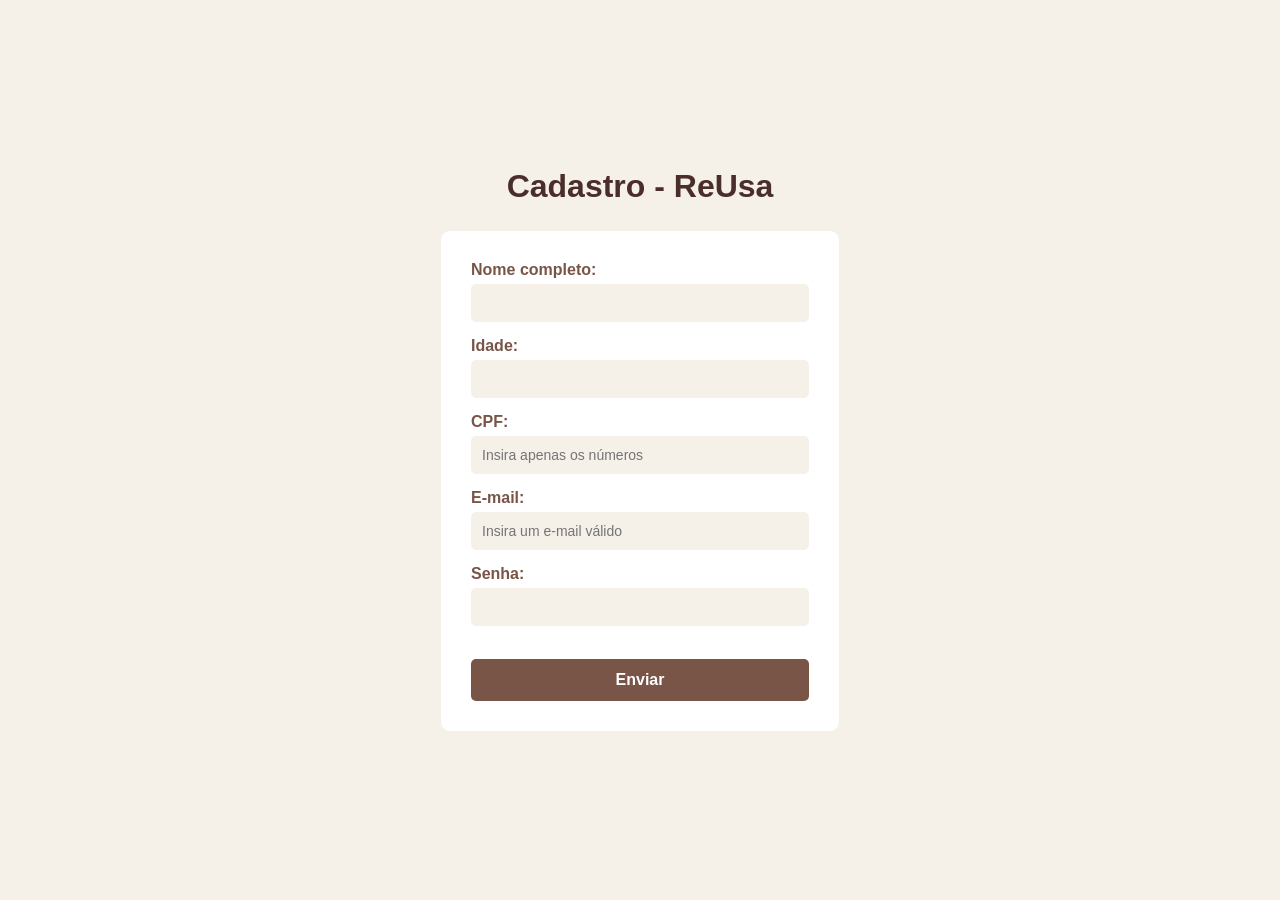
<file: index.html>
<!doctype html>
<html lang="pt-br">
  <head>
    <meta charset="UTF-8" />
    <meta name="viewport" content="width=device-width, initial-scale=1.0" />
    <title>Cadastro - ReUsa</title>
    <link rel="stylesheet" href="style.css" />
  </head>

  <body>
    <h1 class="titulo">Cadastro - ReUsa</h1>

    <form action="login.html" method="get">
      <label class="rotulo" for="nome">Nome completo:</label><br />
      <input class="campo" type="text" id="nome" name="nome" required /><br />

      <label class="rotulo" for="idade">Idade:</label><br />
      <input
        class="campo"
        type="number"
        id="idade"
        name="idade"
        min="16"
        required
      /><br />

      <label class="rotulo" for="cpf">CPF:</label><br />
      <input
        class="campo"
        type="number"
        id="cpf"
        name="cpf"
        placeholder="Insira apenas os números"
        required
      /><br />

      <label class="rotulo" for="email">E-mail:</label><br />
      <input
        class="campo"
        type="email"
        id="email"
        name="email"
        placeholder="Insira um e-mail válido"
        required
      /><br />

      <label class="rotulo" for="senha">Senha:</label><br />
      <input
        class="campo"
        type="password"
        id="senha"
        name="senha"
        required
      /><br />

      <br />
      <input type="submit" value="Enviar" />
    </form>
  </body>
</html>
</file>
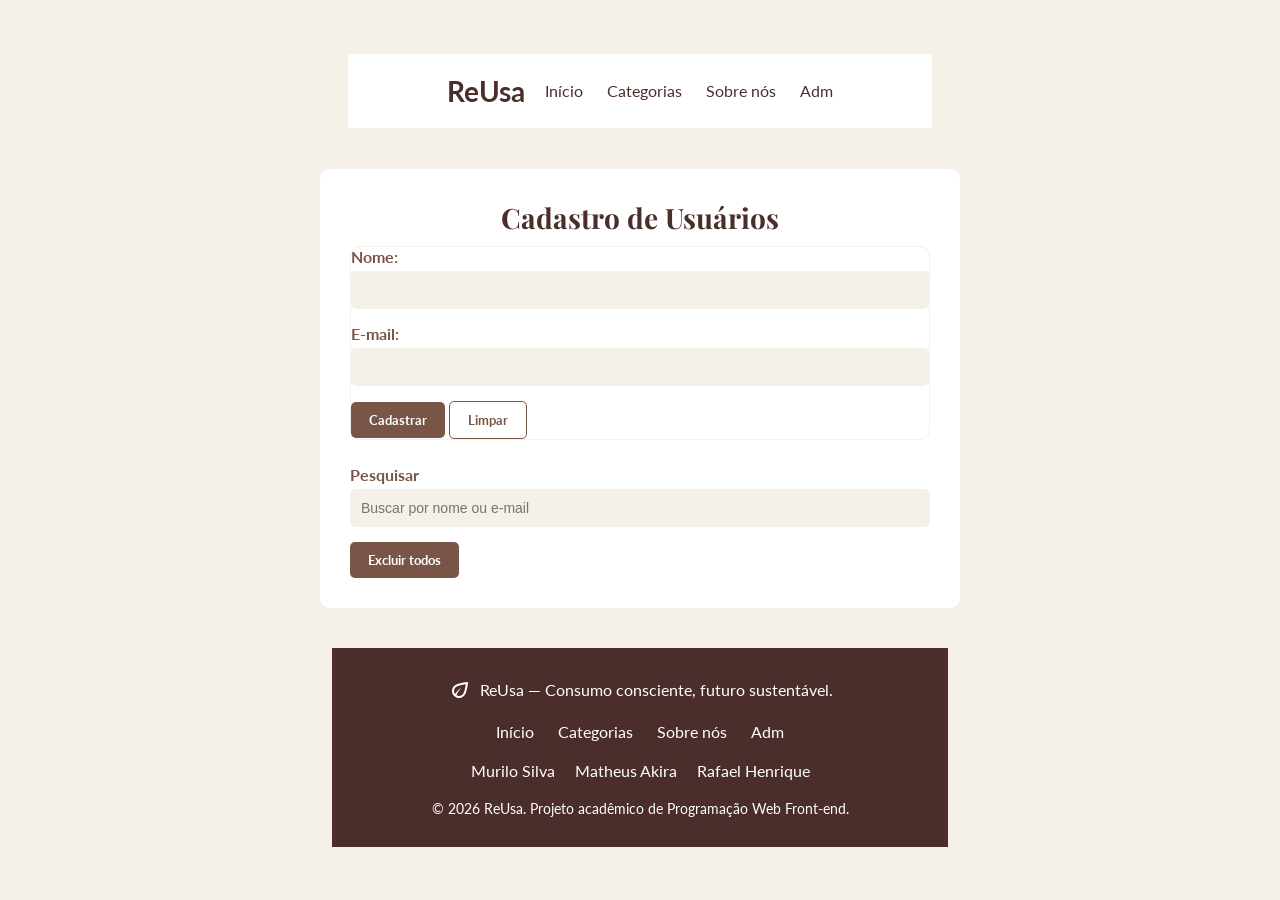
<file: adm.html>
<!DOCTYPE html>
<html lang="pt-br">
<head>
    <meta charset="UTF-8" />
    <meta name="viewport" content="width=device-width, initial-scale=1.0" />
    <title>Adm - ReUsa</title>
    <link rel="stylesheet" href="style.css" />
    <link rel="stylesheet" href="styles/adm.css">
    <link
      href="https://fonts.googleapis.com/icon?family=Material+Icons+Outlined"
      rel="stylesheet"
    />
    <link rel="preconnect" href="https://fonts.googleapis.com" />
    <link rel="preconnect" href="https://fonts.gstatic.com" crossorigin />
    <link
      href="https://fonts.googleapis.com/css2?family=Lato:ital,wght@0,100;0,300;0,400;0,700;0,900;1,100;1,300;1,400;1,700;1,900&family=Playfair+Display:ital,wght@0,400..900;1,400..900&display=swap"
      rel="stylesheet"
    />
</head>
<body>
    <header class="cabecalho">
      <h1 class="logo">ReUsa</h1>

      <nav class="menu-navegacao">
        <ul class="lista-navegacao">
          <li><a href="principal.html#inicio">Início</a></li>
          <li><a href="principal.html#categorias">Categorias</a></li>
          <li><a href="principal.html#sobre">Sobre nós</a></li>
          <li><a href="adm.html">Adm</a></li>
        </ul>
      </nav>
    </header>

    <main class="painel-adm">
        <h2 class="titulo-secao">Cadastro de Usuários</h2>

        <form id="form-cadastro">
            <label class="rotulo" for="campo-nome">Nome:</label>
            <input class="campo" type="text" id="campo-nome" name="nome" required>

            <label class="rotulo" for="campo-email">E-mail:</label>
            <input class="campo" type="email" id="campo-email" name="email" required>

            <button class="botao" type="submit" id="btn-cadastrar">Cadastrar</button>
            <button class="botao botao-secundario" type="button" id="btn-limpar">Limpar</button>
        </form>

        <ul id="lista-usuarios"></ul>

        <label class="rotulo" for="campo-pesquisa">Pesquisar</label>
        <input class="campo" type="search" id="campo-pesquisa" placeholder="Buscar por nome ou e-mail">

        <button class="botao" type="button" id="btn-excluir-todos">Excluir todos</button>
    </main>

    <footer class="rodape">
      <p class="texto-rodape">
        <i class="material-icons-outlined">eco</i>
        ReUsa — Consumo consciente, futuro sustentável.
      </p>

      <nav class="navegacao-rodape">
        <ul class="lista-rodape">
          <li><a href="principal.html#inicio">Início</a></li>
          <li><a href="principal.html#categorias">Categorias</a></li>
          <li><a href="principal.html#sobre">Sobre nós</a></li>
          <li><a href="adm.html">Adm</a></li>
        </ul>
      </nav>

      <nav class="navegacao-integrantes">
        <ul class="lista-integrantes">
          <li><a href="curriculos/murilo/cur-murilo.html" target="_blank">Murilo Silva</a></li>
          <li><a href="curriculos/akira/cur-akira.html" target="_blank">Matheus Akira</a></li>
          <li><a href="curriculos/rafael/cur-rafael.html" target="_blank">Rafael Henrique</a></li>
        </ul>
      </nav>

      <p class="direitos-autorais">
        &copy; 2026 ReUsa. Projeto acadêmico de Programação Web Front-end.
      </p>
    </footer>

    <script src="js/adm.js"></script>
</body>
</html>
</file>
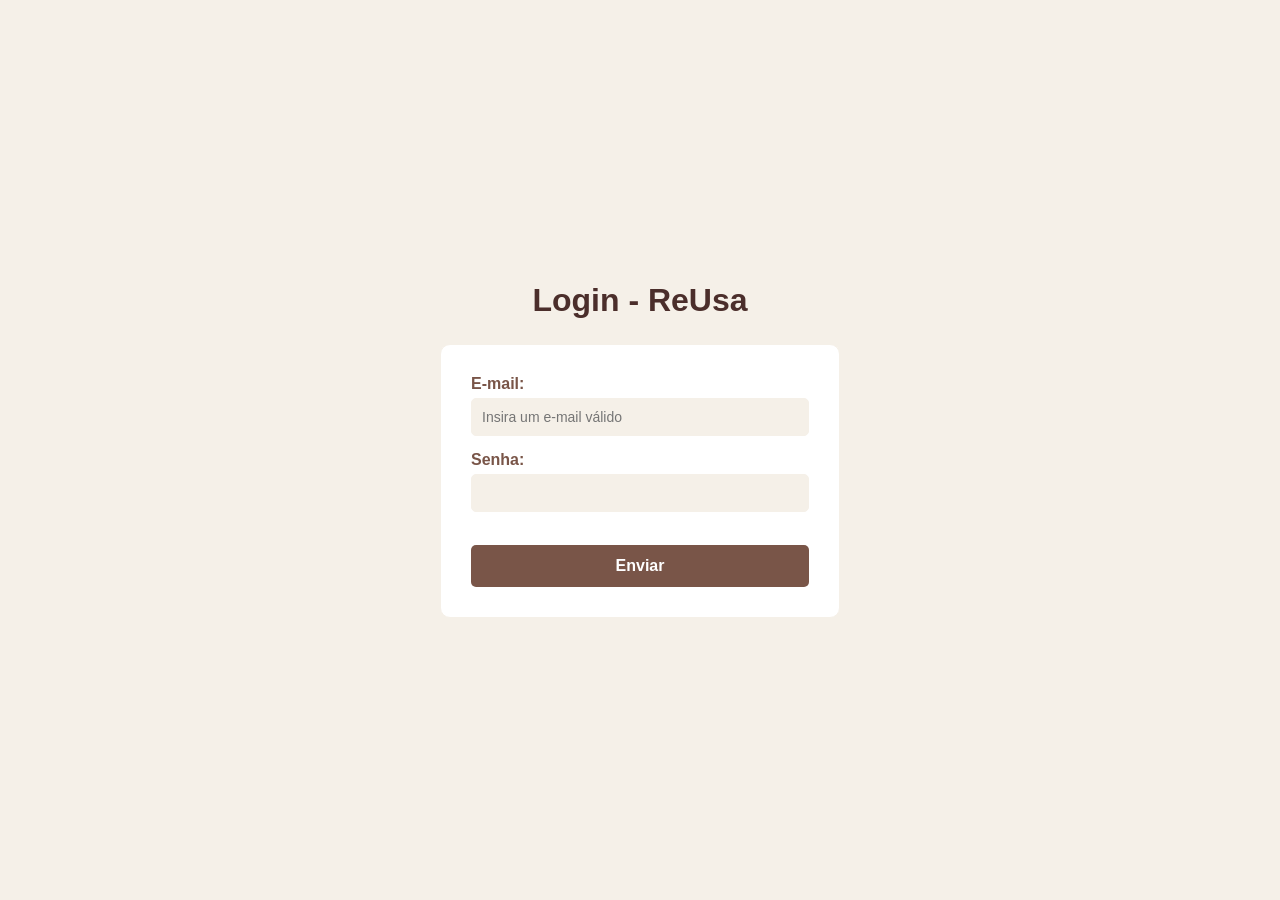
<file: login.html>
<!doctype html>
<html lang="pt-br">
  <head>
    <meta charset="UTF-8" />
    <meta name="viewport" content="width=device-width, initial-scale=1.0" />
    <title>Login - ReUsa</title>
    <link rel="stylesheet" href="style.css" />
  </head>
  <body>
    <h1 class="titulo">Login - ReUsa</h1>

    <form action="principal.html" method="get">
      <label class="rotulo" for="email">E-mail:</label><br />
      <input
        class="campo"
        type="email"
        id="email"
        name="email"
        placeholder="Insira um e-mail válido"
        required
      /><br />

      <label class="rotulo" for="senha">Senha:</label><br />
      <input
        class="campo"
        type="password"
        id="senha"
        name="senha"
        required
      /><br />

      <br />
      <input type="submit" value="Enviar" />
    </form>
  </body>
</html>
</file>
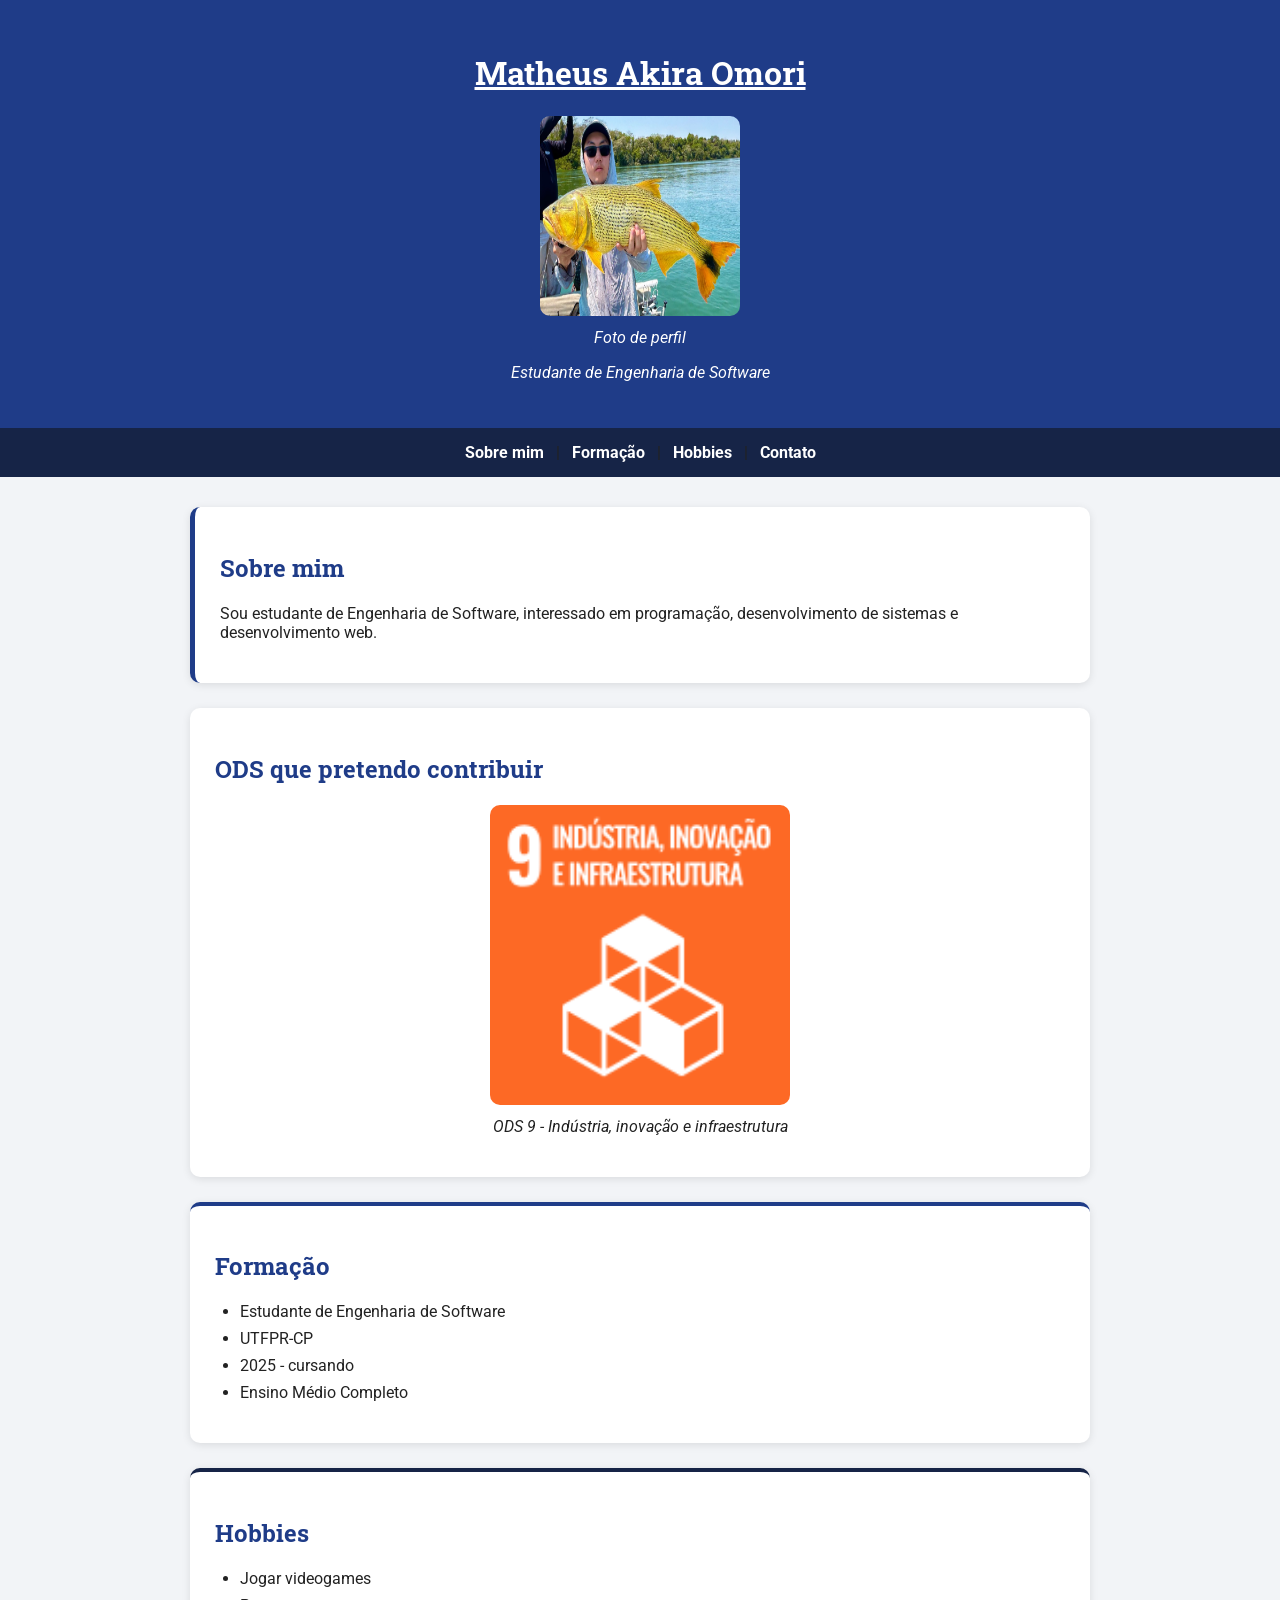
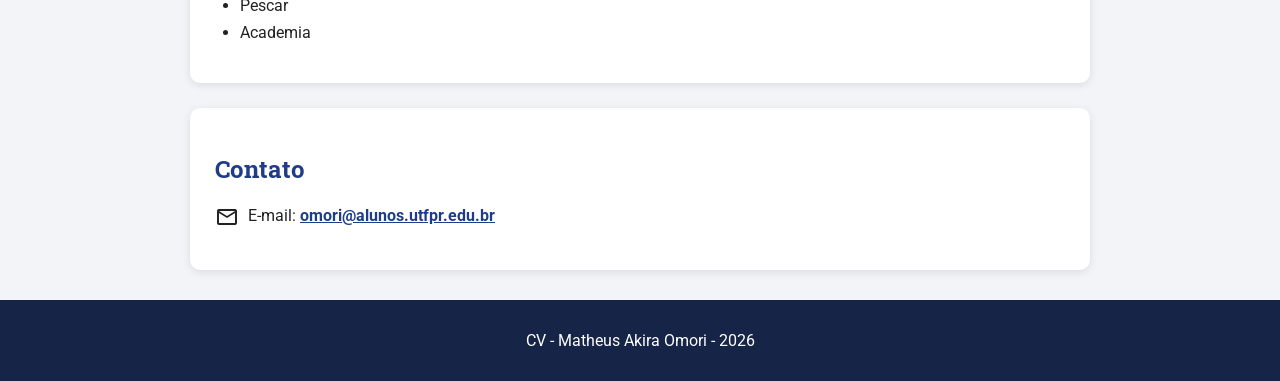
<file: curriculos/akira/cur-akira.html>
<!DOCTYPE html>
<html lang="pt-br">

<head>
    <meta charset="UTF-8">
    <meta name="viewport" content="width=device-width, initial-scale=1.0">

    <link rel="stylesheet" href="cur-akira.css">

    <link rel="stylesheet"
        href="https://fonts.googleapis.com/css2?family=Roboto&family=Roboto+Slab:wght@400;700&display=swap">

    <link rel="stylesheet"
        href="https://fonts.googleapis.com/icon?family=Material+Icons+Outlined">

    <title>Curriculum Vitae - Matheus Akira Omori</title>
</head>

<body>

    <header>
        <h1>Matheus Akira Omori</h1>

        <figure>
            <img src="figs/perfil.jpeg"
                 alt="Foto de perfil de Matheus Akira Omori"
                 width="200" height="200">
            <figcaption>Foto de perfil</figcaption>
        </figure>

        <p>Estudante de Engenharia de Software</p>
    </header>

    <nav>
        <a href="#sobre">Sobre mim</a> |
        <a href="#formacao">Formação</a> |
        <a href="#hobbies">Hobbies</a> |
        <a href="#contato">Contato</a>
    </nav>

    <main>

        <section id="sobre">
            <h2>Sobre mim</h2>

            <p>
                Sou estudante de Engenharia de Software,
                interessado em programação, desenvolvimento de sistemas
                e desenvolvimento web.
            </p>
        </section>

        <section>
            <h2>ODS que pretendo contribuir</h2>

            <figure>
                <img src="figs/ods9.png"
                     alt="ODS 9 - Indústria, inovação e infraestrutura"
                     width="300" height="300">
                <figcaption>ODS 9 - Indústria, inovação e infraestrutura</figcaption>
            </figure>
        </section>

        <section id="formacao">
            <h2>Formação</h2>

            <ul>
                <li>Estudante de Engenharia de Software</li>
                <li>UTFPR-CP</li>
                <li>2025 - cursando</li>
                <li>Ensino Médio Completo</li>
            </ul>
        </section>

        <section id="hobbies">
            <h2>Hobbies</h2>

            <ul>
                <li>Jogar videogames</li>
                <li>Pescar</li>
                <li>Academia</li>
            </ul>
        </section>

        <section id="contato">
            <h2>Contato</h2>

            <p>
                <i class="material-icons-outlined">email</i>
                E-mail:
                <a href="mailto:omori@alunos.utfpr.edu.br">
                    omori@alunos.utfpr.edu.br
                </a>
            </p>
        </section>

    </main>

    <footer>
        <p>CV - Matheus Akira Omori - 2026</p>
    </footer>

</body>

</html>
</file>
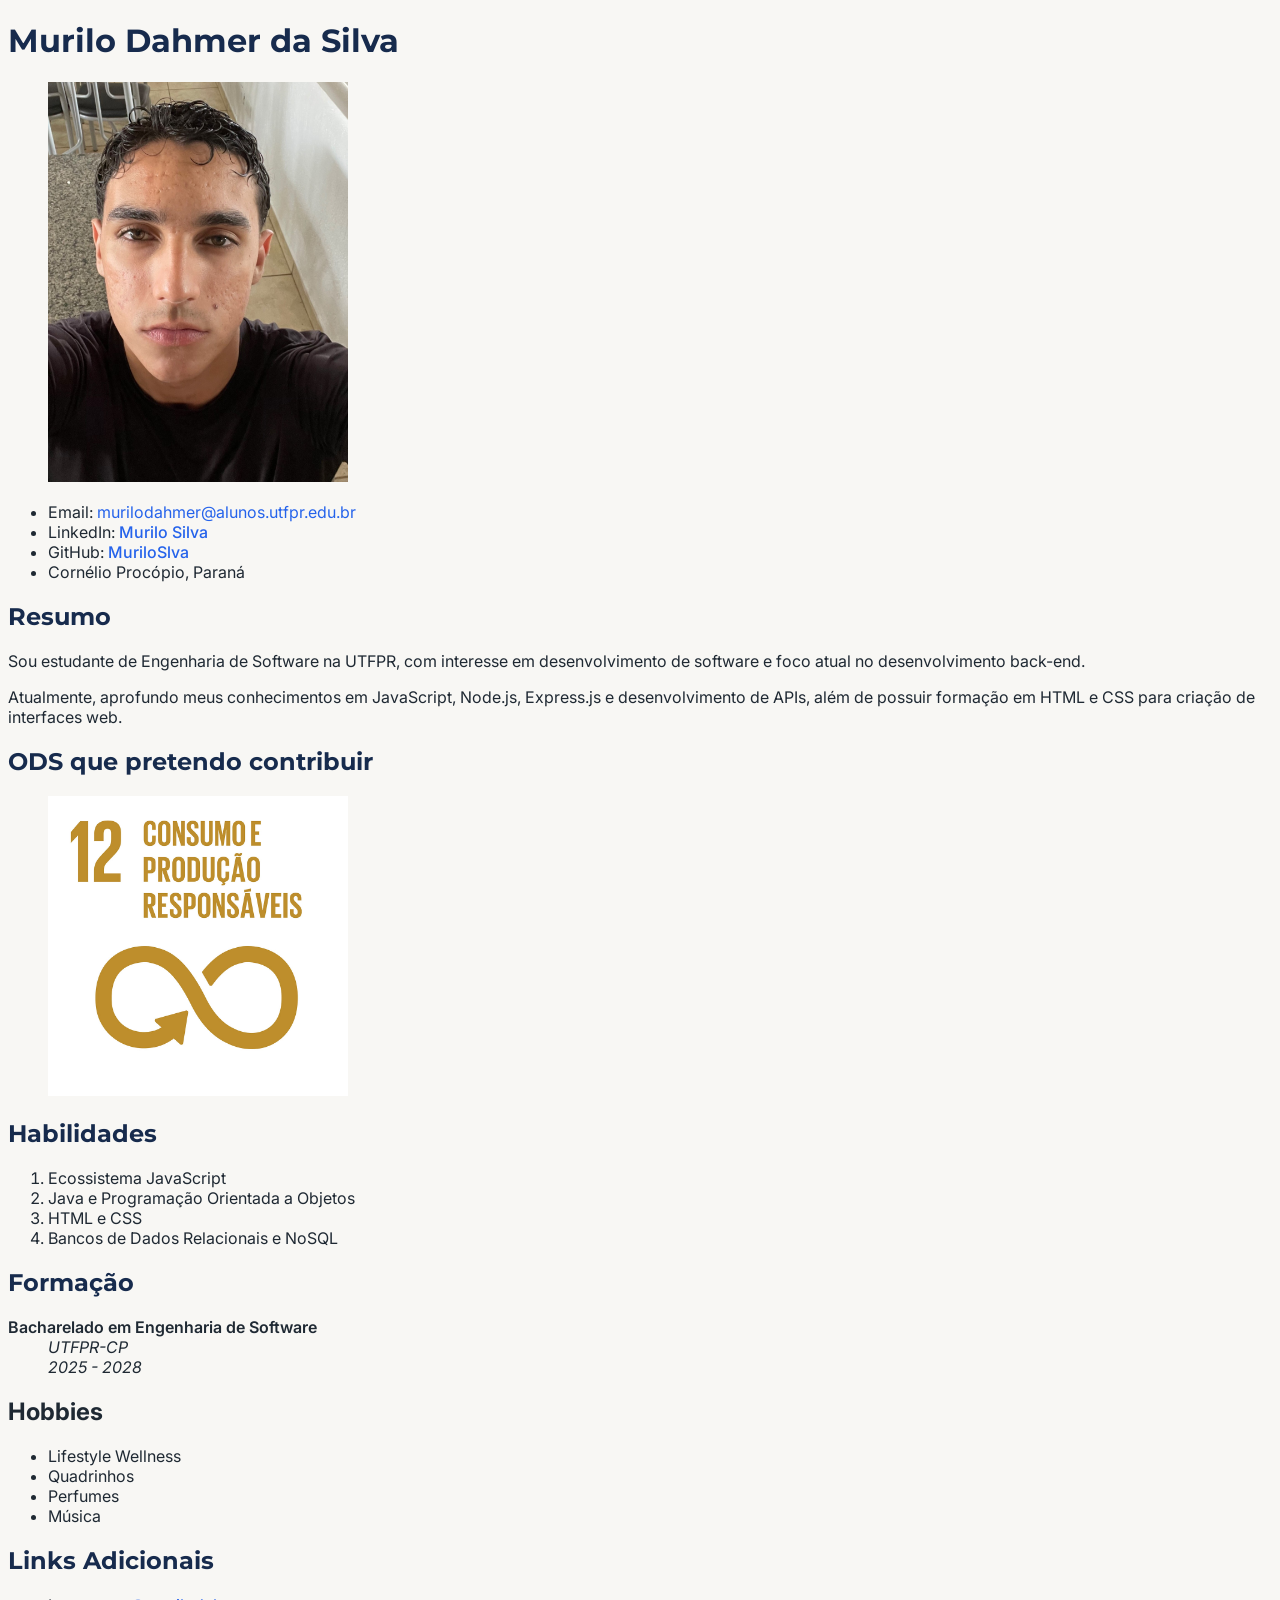
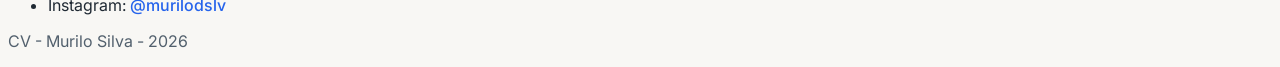
<file: curriculos/murilo/cur-murilo.html>
<!doctype html>
<html lang="pt-br">
  <head>
    <meta charset="UTF-8" />
    <meta name="viewport" content="width=device-width, initial-scale=1.0" />
    <link rel="stylesheet" href="cur-murilo.css" />
    <title>Murilo Silva</title>
    <link
      rel="stylesheet"
      href="https://fonts.googleapis.com/icon?family=Material+Icons"
    />
    <link
      href="https://fonts.googleapis.com/css2?family=Inter:wght@400;500;600;700&family=Montserrat:wght@600;700&display=swap"
      rel="stylesheet"
    />
  </head>
  <body>
    <header>
      <h1 class="titulo">Murilo Dahmer da Silva</h1>
      <figure>
        <img
          src="foto-perfil-murilo.jpg"
          alt="Foto de perfil de Murilo"
          width="300"
          height="400"
        />
      </figure>
    </header>
    <main>
      <ul>
        <li>
          <span>
            Email:
            <a href="mailto:murilodahmer@alunos.utfpr.edu.br">
              murilodahmer@alunos.utfpr.edu.br
            </a>
          </span>
        </li>

        <li>
          <span>
            LinkedIn:
            <a
              href="https://www.linkedin.com/in/murilo-d-silva/"
              target="_blank"
            >
              Murilo Silva
            </a>
          </span>
        </li>

        <li>
          <span>
            GitHub:
            <a href="https://github.com/MuriloSlva" target="_blank">
              MuriloSlva
            </a>
          </span>
        </li>

        <li>
          <span>Cornélio Procópio, Paraná</span>
        </li>
      </ul>

      <h2 class="titulo">Resumo</h2>
      <p>
        Sou estudante de Engenharia de Software na UTFPR, com interesse em
        desenvolvimento de software e foco atual no desenvolvimento back-end.
      </p>
      <p>
        Atualmente, aprofundo meus conhecimentos em JavaScript, Node.js,
        Express.js e desenvolvimento de APIs, além de possuir formação em HTML e
        CSS para criação de interfaces web.
      </p>

      <h2 class="titulo">ODS que pretendo contribuir</h2>
      <figure>
        <img
          src="imagem-ods-12.jpg"
          alt="ODS de Murilo"
          width="300"
          height="300"
        />
      </figure>

      <h2 class="titulo">Habilidades</h2>
      <ol>
        <li>Ecossistema JavaScript</li>
        <li>Java e Programação Orientada a Objetos</li>
        <li>HTML e CSS</li>
        <li>Bancos de Dados Relacionais e NoSQL</li>
      </ol>

      <h2 class="titulo">Formação</h2>
      <dl>
        <dt>Bacharelado em Engenharia de Software</dt>
        <dd>UTFPR-CP</dd>
        <dd>2025 - 2028</dd>
      </dl>

      <h2>Hobbies</h2>
      <ul>
        <li>Lifestyle Wellness</li>
        <li>Quadrinhos</li>
        <li>Perfumes</li>
        <li>Música</li>
      </ul>

      <h2 class="titulo">Links Adicionais</h2>
      <ul>
        <li>
          Instagram:
          <a href="https://www.instagram.com/murilodslv/" target="_blank">
            @murilodslv
          </a>
        </li>
      </ul>
    </main>

    <footer id="rodape">
      <p>CV - Murilo Silva - 2026</p>
    </footer>
  </body>
</html>
</file>
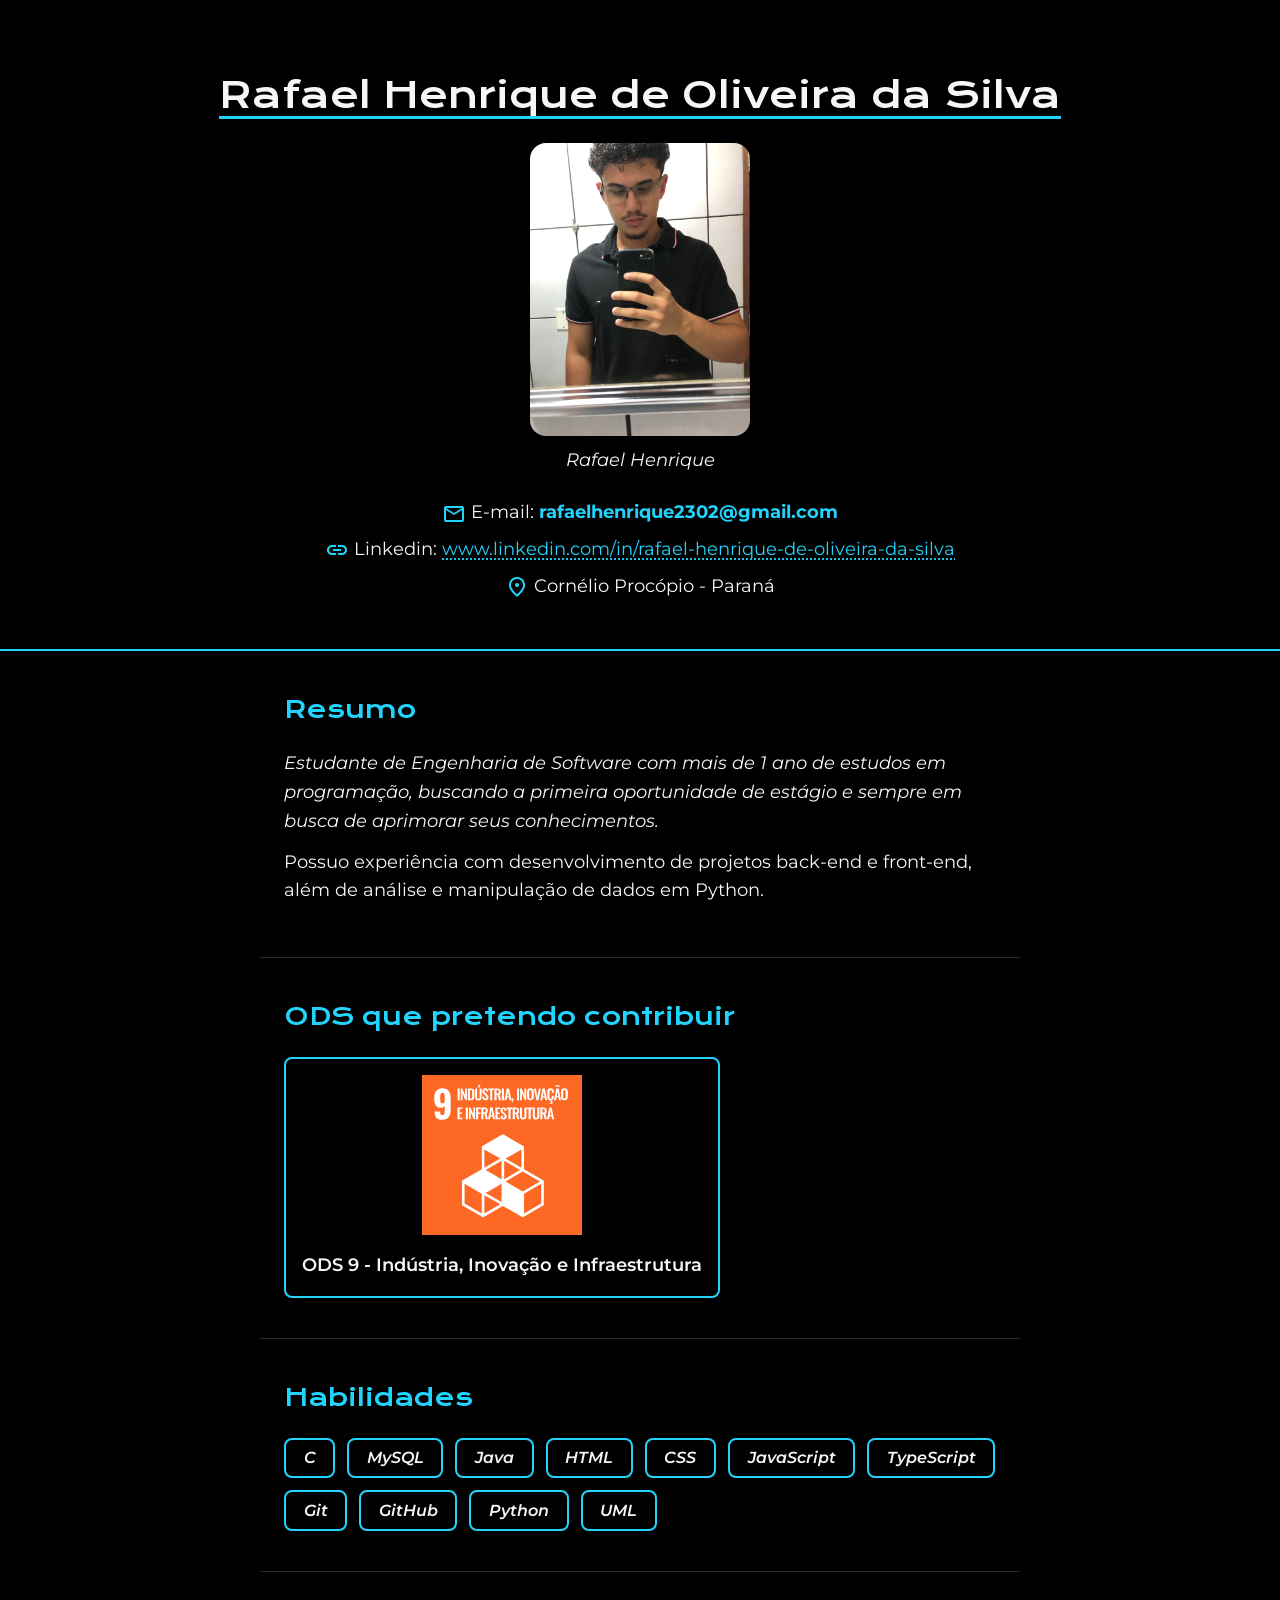
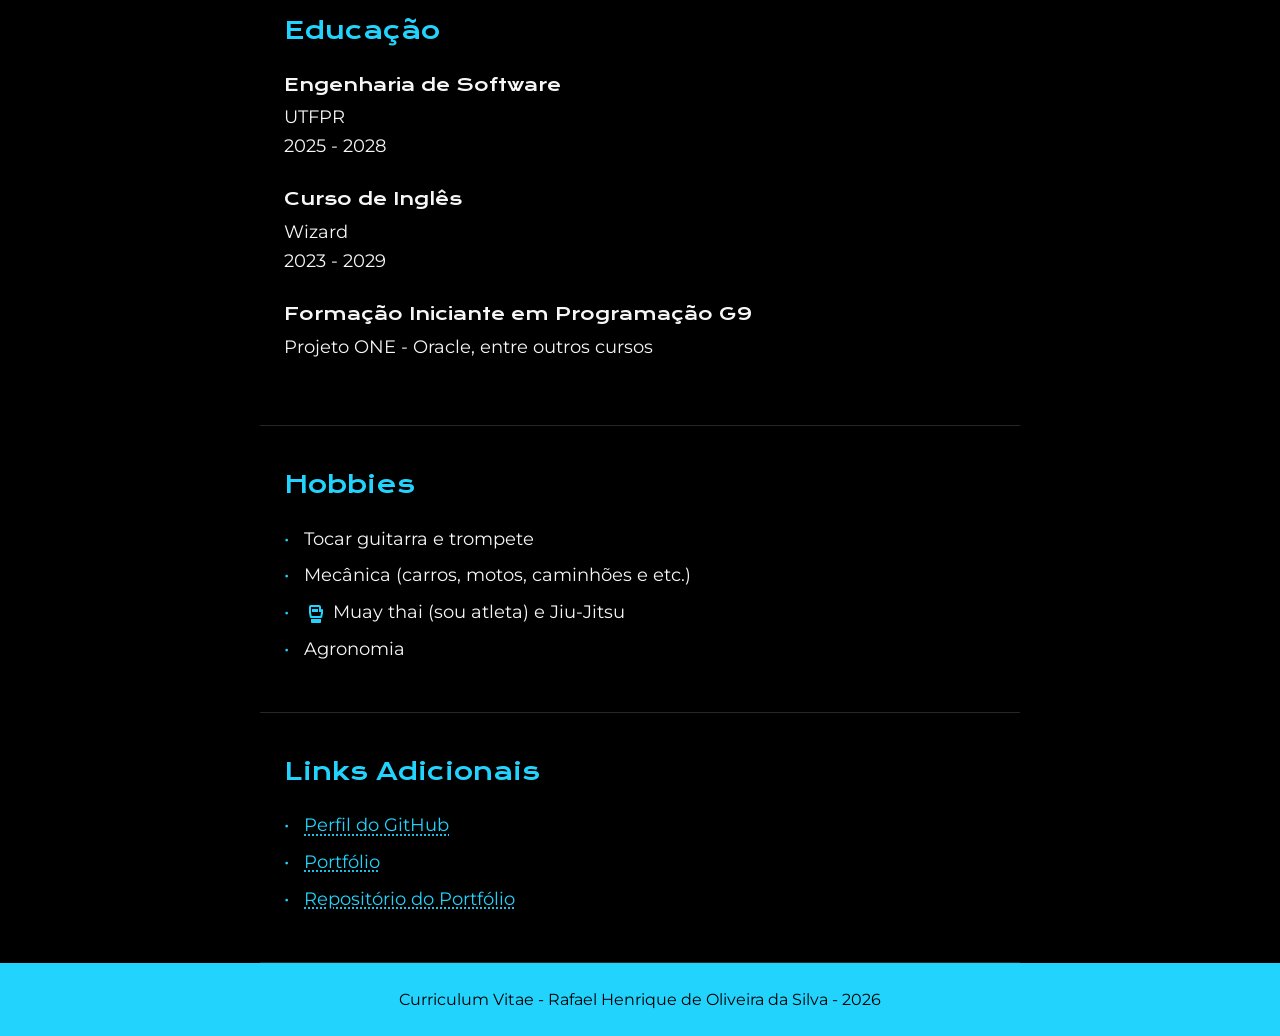
<file: curriculos/rafael/cur-rafael.html>
<!DOCTYPE html>
<html lang="pt-br">
<head>
    <meta charset="UTF-8">
    <meta name="viewport" content="width=device-width, initial-scale=1.0">
    <link rel="stylesheet" href="https://fonts.googleapis.com/css2?family=Material+Symbols+Outlined:opsz,wght,FILL,GRAD@20..48,100..700,0..1,-50..200&icon_names=mail,link,location_on,sports_mma" />
    <link rel="preconnect" href="https://fonts.googleapis.com">
    <link rel="preconnect" href="https://fonts.gstatic.com" crossorigin>
    <link href="https://fonts.googleapis.com/css2?family=Krona+One&family=Montserrat:wght@400;600&display=swap" rel="stylesheet">
    <link rel="stylesheet" href="cur-rafael.css">
    <title>Rafael Henrique de Oliveira da Silva - Curriculum Vitae</title>
</head>
<body>
    <header id="cv-header">

        <h1>Rafael Henrique de Oliveira da Silva</h1>

        <figure class="profile-photo">
            <img src="figs/foto_de_perfil.jpg" alt="Foto de Perfil - Rafael Henrique" width="220" height="293">
            <figcaption>Rafael Henrique</figcaption>
        </figure>

        <ul class="contact-list">

            <li><span class="material-symbols-outlined">mail</span> E-mail: <a href="mailto:rafaelhenrique2302@gmail.com">rafaelhenrique2302@gmail.com</a></li>

            <li><span class="material-symbols-outlined">link</span> Linkedin: <a href="https://www.linkedin.com/in/rafael-henrique-de-oliveira-da-silva" target="_blank">www.linkedin.com/in/rafael-henrique-de-oliveira-da-silva</a></li>

            <li><span class="material-symbols-outlined">location_on</span> Cornélio Procópio - Paraná</li>

        </ul>

    </header>

    <main>

        <section class="block" id="resumo">

            <h2>Resumo</h2>
            <p class="lede">Estudante de Engenharia de Software com mais de 1 ano de estudos em programação, buscando a primeira oportunidade de estágio e sempre em busca de aprimorar seus conhecimentos.</p>
            <p>Possuo experiência com desenvolvimento de projetos back-end e front-end, além de análise e manipulação de dados em Python.</p>

        </section>

        <section class="block" id="ods">

            <h2>ODS que pretendo contribuir</h2>
            <figure>
                <img src="figs/ODS_9.svg" alt="ODS 9 - Indústria, Inovação e Infraestrutura" width="160" height="160">
                <figcaption>ODS 9 - Indústria, Inovação e Infraestrutura</figcaption>
            </figure>

        </section>

        <section class="block">

            <h2>Habilidades</h2>
            <ul class="skills">
                <li>C</li>
                <li>MySQL</li>
                <li>Java</li>
                <li>HTML</li>
                <li>CSS</li>
                <li>JavaScript</li>
                <li>TypeScript</li>
                <li>Git</li>
                <li>GitHub</li>
                <li>Python</li>
                <li>UML</li>
            </ul>

        </section>

        <section class="block">

            <h2>Educação</h2>
            <article class="edu-item">
                <h3>Engenharia de Software</h3>
                <p>UTFPR</p>
                <p>2025 - 2028</p>
            </article>

            <article class="edu-item">
                <h3>Curso de Inglês</h3>
                <p>Wizard</p>
                <p>2023 - 2029</p>
            </article>

            <article class="edu-item">
                <h3>Formação Iniciante em Programação G9</h3>
                <p>Projeto ONE - Oracle, entre outros cursos</p>
            </article>

        </section>

        <section class="block">

            <h2>Hobbies</h2>

            <ul class="plain-list">
                <li>Tocar guitarra e trompete</li>
                <li>Mecânica (carros, motos, caminhões e etc.)</li>
                <li><span class="material-symbols-outlined">sports_mma</span> Muay thai (sou atleta) e Jiu-Jitsu</li>
                <li>Agronomia</li>
            </ul>

        </section>

        <aside class="block" id="links-extra">

            <h2>Links Adicionais</h2>

            <ul class="plain-list">
                <li><a href="https://github.com/Rafael-Henrique07" target="_blank">Perfil do GitHub</a></li>
                <li><a href="https://portfolio-seven-blush-65.vercel.app/" target="_blank">Portfólio</a></li>
                <li><a href="https://github.com/Rafael-Henrique07/portfolio" target="_blank">Repositório do Portfólio</a></li>
            </ul>

        </aside>

    </main>

    <footer>
        <p>Curriculum Vitae - Rafael Henrique de Oliveira da Silva - 2026</p>
    </footer>
</body>
</html>
</file>
<file: style.css>
@import url("styles/form.css");
@import url("styles/principal.css");

:root{
    --branco: #ffffff;
    --creme: #F5F0E8;
    --marrom: #4B2E2B;
    --marrom-claro: #795548;
    --fonte-principal: "Lato", sans-serif;
    --fonte-titulo: "Playfair Display", serif;
}

* {
  margin: 0;
  padding: 0;
  box-sizing: border-box;
}

body {
  font-family: var(--fonte-principal);
  background-color: var(--creme);
  color: var(--marrom);

  min-height: 100vh;
  display: flex;
  flex-direction: column;
  align-items: center;
  justify-content: center;

  padding: 20px;
}
</file>
<file: styles/adm.css>
.painel-adm {
    width: 100%;
    max-width: 640px;
    margin: 40px auto;
    padding: 30px;
    background-color: var(--branco);
    border-radius: 10px;
}

.painel-adm form {
    max-width: none;
    padding: 0;
    margin-bottom: 25px;
}

.botao {
    padding: 10px 18px;
    background-color: var(--marrom-claro);
    color: var(--branco);
    border: none;
    border-radius: 5px;
    font-family: var(--fonte-principal);
    font-weight: bold;
    cursor: pointer;
}

.botao:hover {
    background-color: var(--marrom);
}

.botao-secundario {
    background-color: transparent;
    color: var(--marrom-claro);
    border: 1px solid var(--marrom-claro);
}

.botao-secundario:hover {
    background-color: var(--creme);
}

#lista-usuarios {
    list-style: none;
    margin-top: 20px;
    margin-bottom: 20px;
}

#lista-usuarios li {
    display: flex;
    justify-content: space-between;
    align-items: center;
    gap: 15px;
    padding: 12px 15px;
    margin-bottom: 10px;
    background-color: var(--creme);
    border-left: 4px solid var(--marrom-claro);
    border-radius: 5px;
}

.botao-excluir {
    padding: 6px 12px;
    font-size: 13px;
}
</file>
<file: curriculos/akira/cur-akira.css>
/* Seletor por elemento */
body {
    font-family: "Roboto", Arial, sans-serif;
    background-color: #f2f4f7;
    color: #222222;
    margin: 0;
    padding: 0;
}

/* Seletor por elemento */
header {
    background-color: #1f3c88;
    color: white;
    text-align: center;
    padding: 30px;
}

/* Segunda fonte */
h1,
h2 {
    font-family: "Roboto Slab", Georgia, serif;
}

/* Seletor por classe */
.material-icons-outlined {
    vertical-align: middle;
    margin-right: 5px;
}

/* Seletor por ID */
#sobre {
    border-left: 5px solid #1f3c88;
}

/* Seletor por elemento */
nav {
    background-color: #162447;
    text-align: center;
    padding: 15px;
}

/* Links */
nav a {
    color: white;
    text-decoration: none;
    font-weight: bold;
    margin: 0 8px;
}

/* Pseudo-classe */
nav a:hover {
    color: #ffd166;
    text-decoration: underline;
}

/* Seletor por atributo */
a[href^="mailto"] {
    color: #1f3c88;
    font-weight: bold;
}

/* Pseudo-classe */
a[href^="mailto"]:hover {
    color: #d62828;
}

/* Seletor por elemento */
main {
    max-width: 900px;
    margin: 30px auto;
    padding: 0 20px;
}

/* Seletor por elemento */
section {
    background-color: white;
    margin-bottom: 25px;
    padding: 25px;
    border-radius: 10px;
    box-shadow: 0 2px 8px rgba(0, 0, 0, 0.1);
}

/* Seletor por ID */
#formacao {
    border-top: 4px solid #1f3c88;
}

/* Seletor por ID */
#hobbies {
    border-top: 4px solid #162447;
}

/* Estilo de fonte em negrito */
h2 {
    color: #1f3c88;
    font-weight: 700;
}

/* Estilo de fonte itálico */
header p {
    font-style: italic;
}

/* Decoração de texto */
h1 {
    text-decoration: underline;
}

/* Lista */
ul {
    padding-left: 25px;
}

li {
    margin-bottom: 8px;
}

/* Imagens */
figure {
    text-align: center;
}

figure img {
    border-radius: 10px;
}

figcaption {
    font-style: italic;
    margin-top: 8px;
}

/* Rodapé */
footer {
    background-color: #162447;
    color: white;
    text-align: center;
    padding: 15px;
}

/* Pseudo-classe */
section:hover {
    transform: scale(1.01);
    transition: 0.2s;
}
</file>
<file: curriculos/murilo/cur-murilo.css>
body {
  background-color: #f8f7f4;
  font-family: "Inter", sans-serif;
  color: #1f2933;
}

.titulo {
  font-family: "Montserrat", sans-serif;
  font-weight: 700;
  color: #172b4d;
}

dt {
  font-weight: 600;
}

dd {
  font-style: italic;
}

a {
  color: #2563eb;
  text-decoration: none;
}

a:hover {
  color: #7c3aed;
  text-decoration: underline;
}

a[target="_blank"] {
  font-weight: 500;
}

#rodape {
  color: #52606d;
}
</file>
<file: curriculos/rafael/cur-rafael.css>
:root {
  --cor--primaria: #000000;
  --cor--secundaria: #F6F6F6;
  --cor--terciaria: #22D4FD;
  --cor--hover: #272727;
  --cor--borda: #272727;

  --fonte--primaria: 'Krona One', sans-serif;
  --fonte--secundaria: 'Montserrat', sans-serif;
}

* {
  box-sizing: border-box;
}

body {
  margin: 0;
  background-color: var(--cor--primaria);
  color: var(--cor--secundaria);
  font-family: var(--fonte--secundaria);
  font-size: 1.125rem;
  line-height: 1.6;
}

h1,
h2,
h3 {
  font-family: var(--fonte--primaria);
  font-weight: 400;
  color: var(--cor--secundaria);
}

h2 {
  font-size: 1.5rem;
  color: var(--cor--terciaria);
  margin: 0 0 1.25rem;
}

h3 {
  font-size: 1.1rem;
}

p {
  margin: 0 0 0.75rem;
}

ul {
  margin: 0;
  padding: 0;
  list-style: none;
}

footer {
  text-align: center;
  padding: 24px;
  font-size: 1rem;
  color: var(--cor--primaria);
  background-color: var(--cor--terciaria);
}

footer p {
  margin: 0;
}

a {
  color: var(--cor--terciaria);
  text-decoration: none;
}

a:hover {
  color: var(--cor--secundaria);
}

a[target="_blank"] {
  text-decoration: underline dotted;
  text-underline-offset: 3px;
}

a[href^="mailto:"] {
  font-weight: 700;
}

/* ---------- Cabeçalho ---------- */
#cv-header {
  background-color: var(--cor--primaria);
  color: var(--cor--secundaria);
  padding: 3rem 1.5rem 2.5rem;
  text-align: center;
  border-bottom: 2px solid var(--cor--terciaria);
}

#cv-header h1 {
  font-size: clamp(1.5rem, 4vw, 2.25rem);
  line-height: 1.3;
  color: var(--cor--secundaria);
  text-decoration: underline;
  text-decoration-color: var(--cor--terciaria);
  text-underline-offset: 8px;
}

#cv-header a {
  color: var(--cor--terciaria);
}

#cv-header a:hover {
  color: var(--cor--secundaria);
}

.profile-photo {
  margin: 1.5rem auto 0;
}

.profile-photo img {
  width: 220px;
  height: 293px;
  max-width: 100%;
  object-fit: cover;
  object-position: top;
  border-radius: 16px;
  display: block;
  margin: 0 auto 0.6rem;
}

.profile-photo figcaption {
  font-style: italic;
  color: var(--cor--secundaria);
}

.contact-list {
  margin-top: 1.5rem;
}

.contact-list li {
  margin: 0.5rem 0;
}

.material-symbols-outlined {
  color: var(--cor--terciaria);
  vertical-align: middle;
}

/* ---------- Seções ---------- */
.block {
  max-width: 760px;
  margin: 0 auto;
  padding: 2.5rem 1.5rem;
  border-bottom: 1px solid var(--cor--borda);
}

.lede {
  font-style: italic;
}

#ods figure {
  display: inline-block;
  margin: 0;
  padding: 1rem;
  border: 2px solid var(--cor--terciaria);
  border-radius: 8px;
  text-align: center;
}

#ods figcaption {
  margin-top: 0.5rem;
  font-weight: 600;
}

/* Habilidades */
.skills {
  display: flex;
  flex-wrap: wrap;
  gap: 0.75rem;
}

.skills li {
  font-style: oblique;
  font-weight: 600;
  border: 2px solid var(--cor--terciaria);
  color: var(--cor--secundaria);
  padding: 0.35rem 1.1rem;
  border-radius: 8px;
  font-size: 1rem;
}

.skills li:hover {
  background-color: var(--cor--hover);
}

/* Educação */
.edu-item {
  margin-bottom: 1.5rem;
}

.edu-item h3 {
  margin: 0 0 0.3rem;
}

.edu-item p {
  margin: 0;
}

/* Listas simples */
.plain-list li {
  margin-bottom: 0.5rem;
  padding-left: 1.25rem;
  position: relative;
}

.plain-list li::before {
  content: "•";
  position: absolute;
  left: 0;
  color: var(--cor--terciaria);
}

@media (max-width: 560px) {
  body {
    font-size: 1rem;
  }

  .block {
    padding: 1.75rem 1.25rem;
  }
}
</file>
